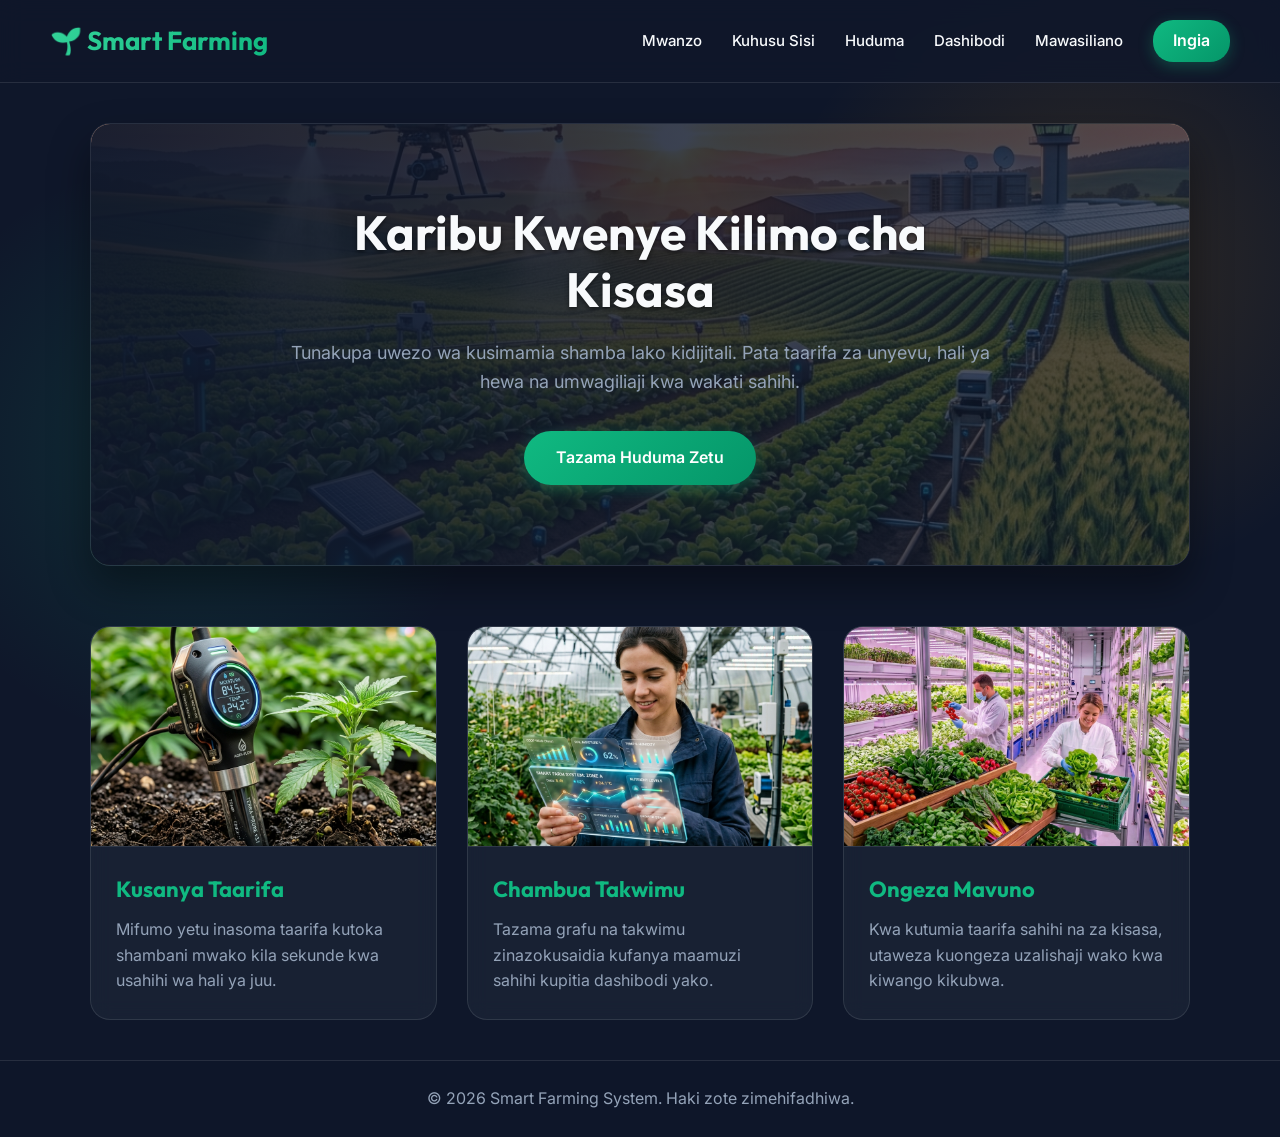
<file: index.html>
<!DOCTYPE html>
<html lang="sw">
<head>
    <meta charset="UTF-8">
    <meta name="viewport" content="width=device-width, initial-scale=1.0">
    <title>Smart Farming | Mwanzo</title>
    <!-- Kuunganisha faili la CSS -->
    <link rel="stylesheet" href="style.css">
</head>
<body>

    <!-- Sehemu ya juu inayoonyesha jina na menyu (Header) -->
    <header>
        <h1>🌱 Smart Farming</h1>
        <nav>
            <ul>
                <li><a href="index.html">Mwanzo</a></li>
                <li><a href="kuhusu.html">Kuhusu Sisi</a></li>
                <li><a href="huduma.html">Huduma</a></li>
                <li><a href="dashibodi.html">Dashibodi</a></li>
                <li><a href="mawasiliano.html">Mawasiliano</a></li>
                <li><a href="ingia.html" class="btn">Ingia</a></li>
            </ul>
        </nav>
    </header>

    <!-- Sehemu kuu ya maudhui -->
    <main>
        <div class="hero">
            <img src="images/hero.png" alt="Smart Farm Landscape" class="hero-bg">
            <div class="hero-overlay"></div>
            <div class="hero-content">
                <h2>Karibu Kwenye Kilimo cha Kisasa</h2>
                <p>Tunakupa uwezo wa kusimamia shamba lako kidijitali. Pata taarifa za unyevu, hali ya hewa na umwagiliaji kwa wakati sahihi.</p>
                <a href="huduma.html" class="btn">Tazama Huduma Zetu</a>
            </div>
        </div>
        
        <div class="grid-container">
            <div class="card">
                <div class="img-container">
                    <img src="images/sensor.png" alt="IoT Sensor in Soil" class="card-img">
                </div>
                <div class="card-content">
                    <h3>Kusanya Taarifa</h3>
                    <p>Mifumo yetu inasoma taarifa kutoka shambani mwako kila sekunde kwa usahihi wa hali ya juu.</p>
                </div>
            </div>
            <div class="card">
                <div class="img-container">
                    <img src="images/data.png" alt="Data Analytics on Tablet" class="card-img">
                </div>
                <div class="card-content">
                    <h3>Chambua Takwimu</h3>
                    <p>Tazama grafu na takwimu zinazokusaidia kufanya maamuzi sahihi kupitia dashibodi yako.</p>
                </div>
            </div>
            <div class="card">
                <div class="img-container">
                    <img src="images/harvest.png" alt="Fresh Harvest" class="card-img">
                </div>
                <div class="card-content">
                    <h3>Ongeza Mavuno</h3>
                    <p>Kwa kutumia taarifa sahihi na za kisasa, utaweza kuongeza uzalishaji wako kwa kiwango kikubwa.</p>
                </div>
            </div>
        </div>
    </main>

    <!-- Sehemu ya chini kabisa (Footer) -->
    <footer>
        <p>&copy; 2026 Smart Farming System. Haki zote zimehifadhiwa.</p>
    </footer>

</body>
</html>
</file>
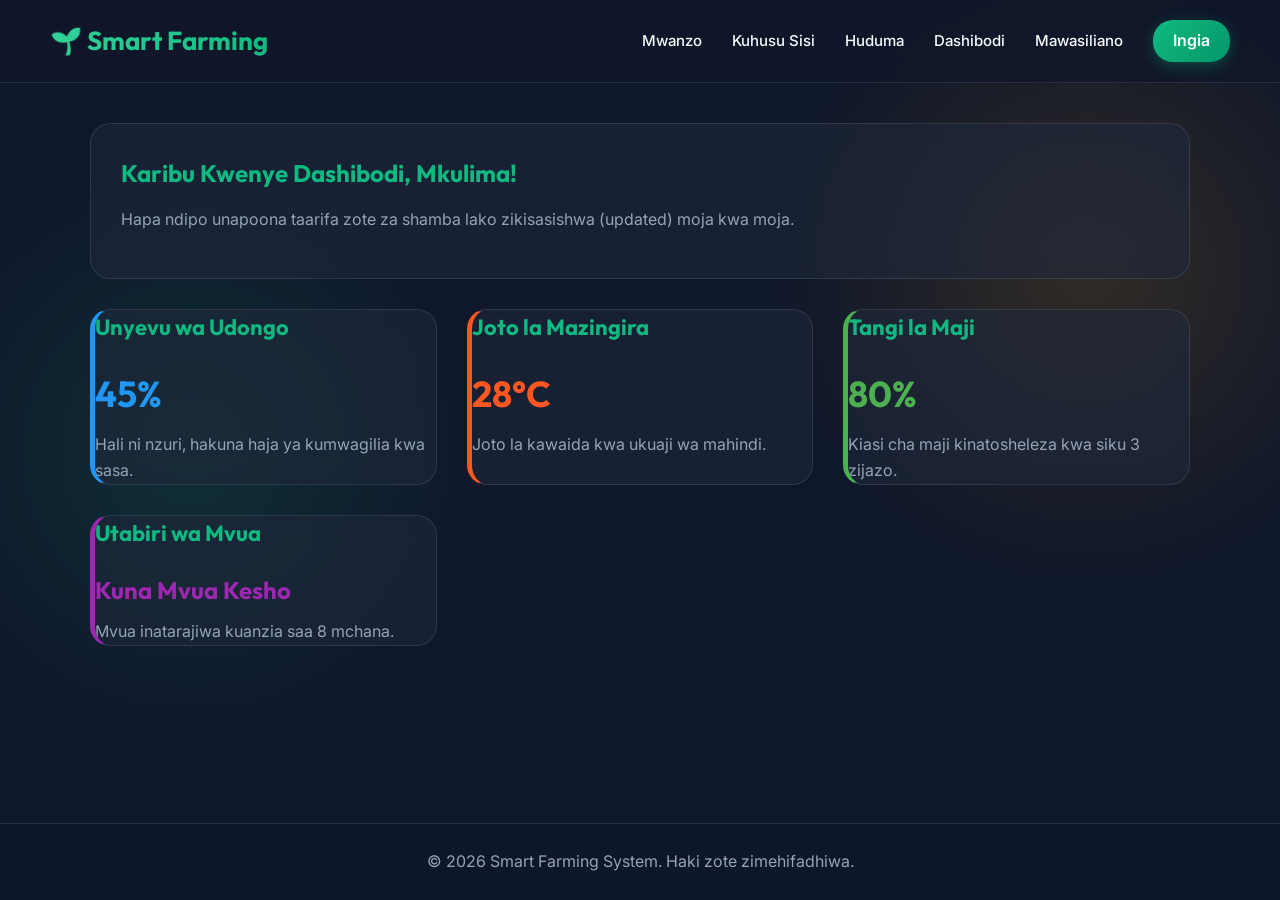
<file: dashibodi.html>
<!DOCTYPE html>
<html lang="sw">
<head>
    <meta charset="UTF-8">
    <meta name="viewport" content="width=device-width, initial-scale=1.0">
    <title>Smart Farming | Dashibodi</title>
    <link rel="stylesheet" href="style.css">
</head>
<body>

    <header>
        <h1>🌱 Smart Farming</h1>
        <nav>
            <ul>
                <li><a href="index.html">Mwanzo</a></li>
                <li><a href="kuhusu.html">Kuhusu Sisi</a></li>
                <li><a href="huduma.html">Huduma</a></li>
                <li><a href="dashibodi.html">Dashibodi</a></li>
                <li><a href="mawasiliano.html">Mawasiliano</a></li>
                <li><a href="ingia.html" class="btn">Ingia</a></li>
            </ul>
        </nav>
    </header>

    <main>
        <div class="info-section">
            <h2>Karibu Kwenye Dashibodi, Mkulima!</h2>
            <p>Hapa ndipo unapoona taarifa zote za shamba lako zikisasishwa (updated) moja kwa moja.</p>
        </div>

        <div class="grid-container">
            <!-- Kadi ya Unyevu -->
            <div class="card" style="border-left: 5px solid #2196F3;">
                <h3>Unyevu wa Udongo</h3>
                <h2 style="font-size: 36px; color: #2196F3; margin: 10px 0;">45%</h2>
                <p>Hali ni nzuri, hakuna haja ya kumwagilia kwa sasa.</p>
            </div>
            
            <!-- Kadi ya Joto -->
            <div class="card" style="border-left: 5px solid #FF5722;">
                <h3>Joto la Mazingira</h3>
                <h2 style="font-size: 36px; color: #FF5722; margin: 10px 0;">28°C</h2>
                <p>Joto la kawaida kwa ukuaji wa mahindi.</p>
            </div>
            
            <!-- Kadi ya Maji -->
            <div class="card" style="border-left: 5px solid #4CAF50;">
                <h3>Tangi la Maji</h3>
                <h2 style="font-size: 36px; color: #4CAF50; margin: 10px 0;">80%</h2>
                <p>Kiasi cha maji kinatosheleza kwa siku 3 zijazo.</p>
            </div>
            
            <!-- Kadi ya Mvua -->
            <div class="card" style="border-left: 5px solid #9C27B0;">
                <h3>Utabiri wa Mvua</h3>
                <h2 style="font-size: 24px; color: #9C27B0; margin: 10px 0;">Kuna Mvua Kesho</h2>
                <p>Mvua inatarajiwa kuanzia saa 8 mchana.</p>
            </div>
        </div>
    </main>

    <footer>
        <p>&copy; 2026 Smart Farming System. Haki zote zimehifadhiwa.</p>
    </footer>

</body>
</html>
</file>
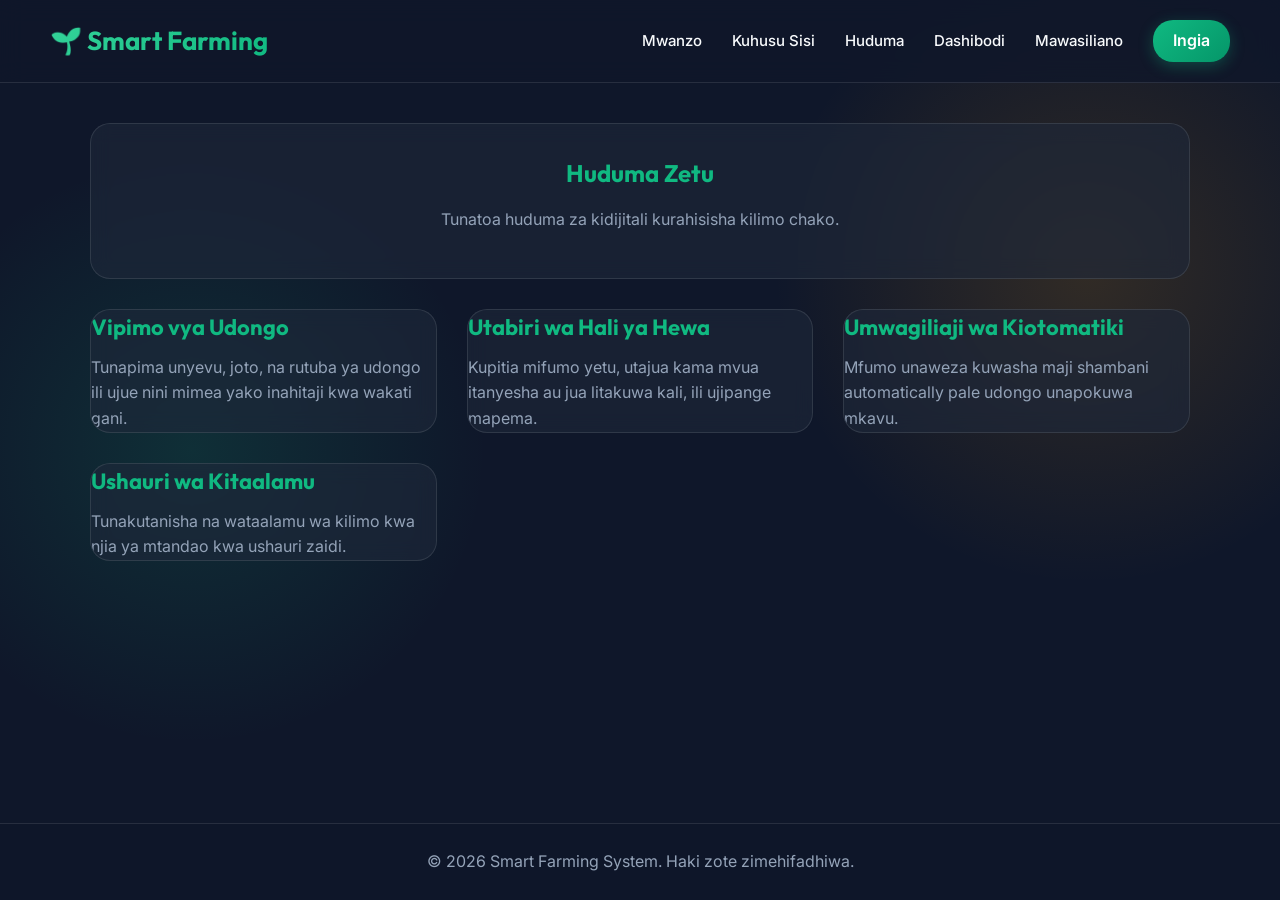
<file: huduma.html>
<!DOCTYPE html>
<html lang="sw">
<head>
    <meta charset="UTF-8">
    <meta name="viewport" content="width=device-width, initial-scale=1.0">
    <title>Smart Farming | Huduma</title>
    <link rel="stylesheet" href="style.css">
</head>
<body>

    <header>
        <h1>🌱 Smart Farming</h1>
        <nav>
            <ul>
                <li><a href="index.html">Mwanzo</a></li>
                <li><a href="kuhusu.html">Kuhusu Sisi</a></li>
                <li><a href="huduma.html">Huduma</a></li>
                <li><a href="dashibodi.html">Dashibodi</a></li>
                <li><a href="mawasiliano.html">Mawasiliano</a></li>
                <li><a href="ingia.html" class="btn">Ingia</a></li>
            </ul>
        </nav>
    </header>

    <main>
        <div class="info-section" style="text-align: center;">
            <h2>Huduma Zetu</h2>
            <p>Tunatoa huduma za kidijitali kurahisisha kilimo chako.</p>
        </div>

        <div class="grid-container">
            <div class="card">
                <h3>Vipimo vya Udongo</h3>
                <p>Tunapima unyevu, joto, na rutuba ya udongo ili ujue nini mimea yako inahitaji kwa wakati gani.</p>
            </div>
            <div class="card">
                <h3>Utabiri wa Hali ya Hewa</h3>
                <p>Kupitia mifumo yetu, utajua kama mvua itanyesha au jua litakuwa kali, ili ujipange mapema.</p>
            </div>
            <div class="card">
                <h3>Umwagiliaji wa Kiotomatiki</h3>
                <p>Mfumo unaweza kuwasha maji shambani automatically pale udongo unapokuwa mkavu.</p>
            </div>
            <div class="card">
                <h3>Ushauri wa Kitaalamu</h3>
                <p>Tunakutanisha na wataalamu wa kilimo kwa njia ya mtandao kwa ushauri zaidi.</p>
            </div>
        </div>
    </main>

    <footer>
        <p>&copy; 2026 Smart Farming System. Haki zote zimehifadhiwa.</p>
    </footer>

</body>
</html>
</file>
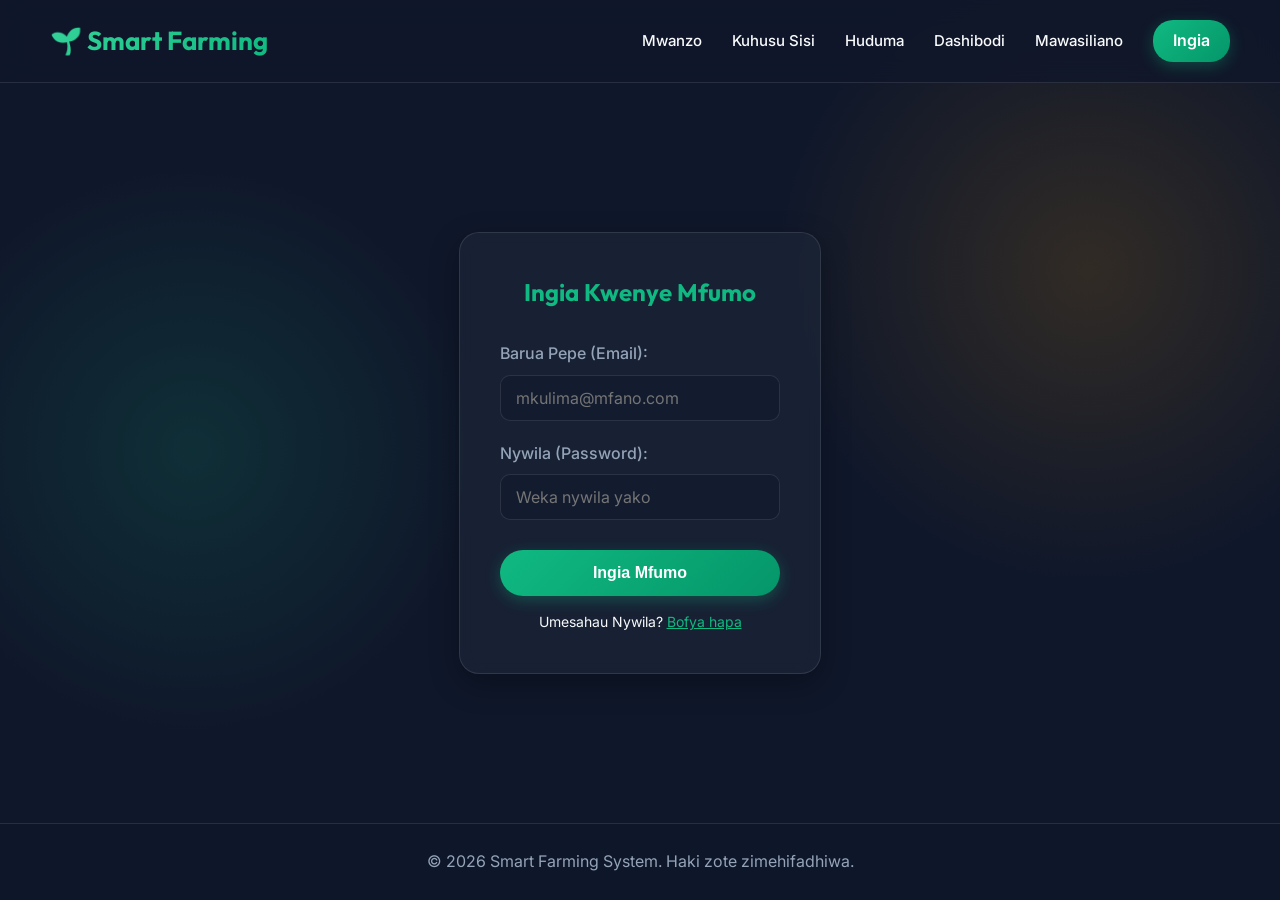
<file: ingia.html>
<!DOCTYPE html>
<html lang="sw">
<head>
    <meta charset="UTF-8">
    <meta name="viewport" content="width=device-width, initial-scale=1.0">
    <title>Smart Farming | Ingia</title>
    <link rel="stylesheet" href="style.css">
</head>
<body>

    <header>
        <h1>🌱 Smart Farming</h1>
        <nav>
            <ul>
                <li><a href="index.html">Mwanzo</a></li>
                <li><a href="kuhusu.html">Kuhusu Sisi</a></li>
                <li><a href="huduma.html">Huduma</a></li>
                <li><a href="dashibodi.html">Dashibodi</a></li>
                <li><a href="mawasiliano.html">Mawasiliano</a></li>
                <li><a href="ingia.html" class="btn">Ingia</a></li>
            </ul>
        </nav>
    </header>

    <main style="display: flex; align-items: center; justify-content: center; min-height: 70vh;">
        <div class="form-container">
            <h2>Ingia Kwenye Mfumo</h2>
            
            <form action="dashibodi.html" method="get">
                <div class="form-group">
                    <label for="barua">Barua Pepe (Email):</label>
                    <input type="email" id="barua" name="barua" placeholder="mkulima@mfano.com" required>
                </div>
                
                <div class="form-group">
                    <label for="nywila">Nywila (Password):</label>
                    <input type="password" id="nywila" name="nywila" placeholder="Weka nywila yako" required>
                </div>
                
                <button type="submit" class="btn" style="width: 100%; margin-top: 10px;">Ingia Mfumo</button>
                
                <p style="text-align: center; margin-top: 15px; font-size: 14px;">
                    Umesahau Nywila? <a href="#" style="color: var(--primary-color);">Bofya hapa</a>
                </p>
            </form>
        </div>
    </main>

    <footer>
        <p>&copy; 2026 Smart Farming System. Haki zote zimehifadhiwa.</p>
    </footer>

</body>
</html>
</file>
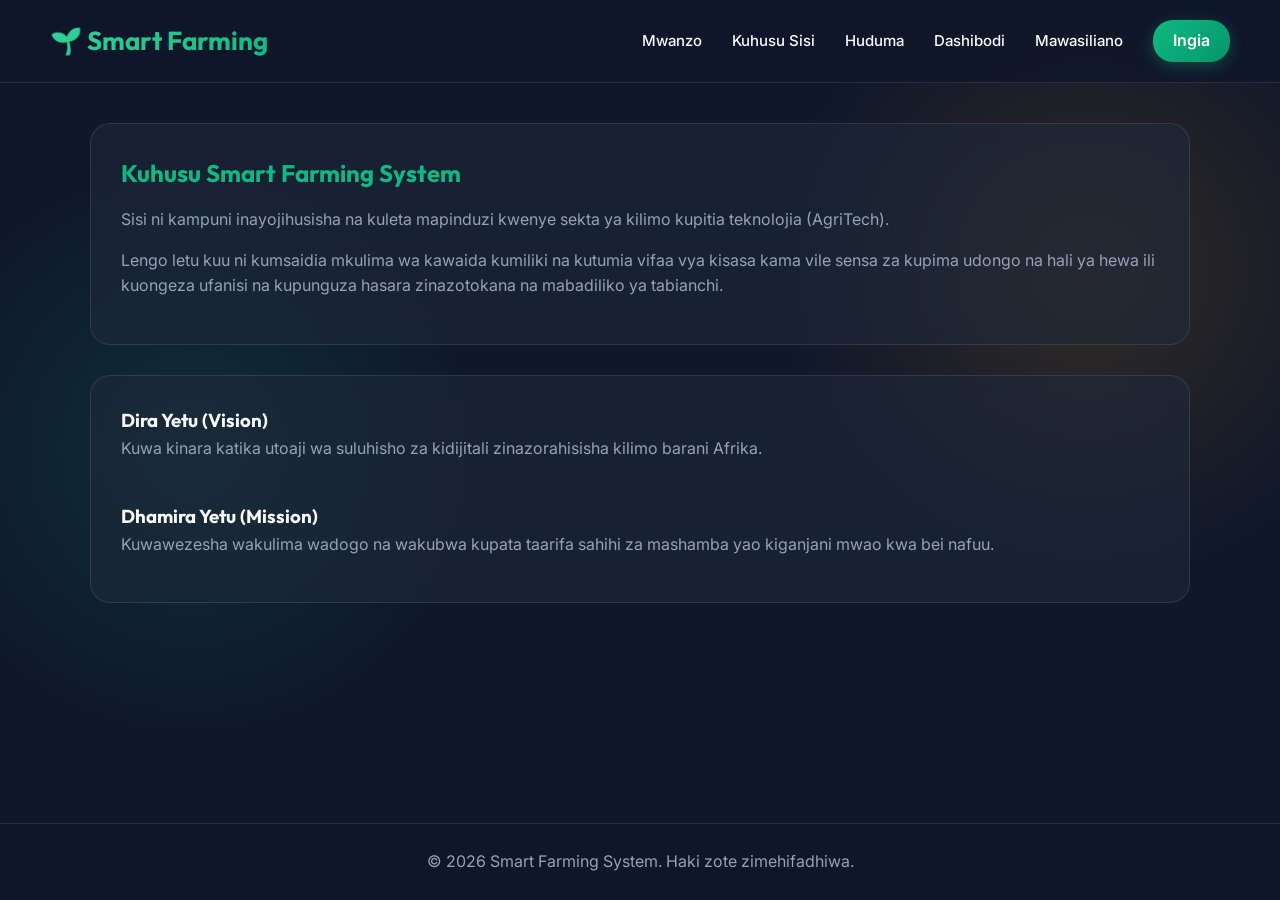
<file: kuhusu.html>
<!DOCTYPE html>
<html lang="sw">
<head>
    <meta charset="UTF-8">
    <meta name="viewport" content="width=device-width, initial-scale=1.0">
    <title>Smart Farming | Kuhusu Sisi</title>
    <link rel="stylesheet" href="style.css">
</head>
<body>

    <header>
        <h1>🌱 Smart Farming</h1>
        <nav>
            <ul>
                <li><a href="index.html">Mwanzo</a></li>
                <li><a href="kuhusu.html">Kuhusu Sisi</a></li>
                <li><a href="huduma.html">Huduma</a></li>
                <li><a href="dashibodi.html">Dashibodi</a></li>
                <li><a href="mawasiliano.html">Mawasiliano</a></li>
                <li><a href="ingia.html" class="btn">Ingia</a></li>
            </ul>
        </nav>
    </header>

    <main>
        <div class="info-section">
            <h2>Kuhusu Smart Farming System</h2>
            <p>Sisi ni kampuni inayojihusisha na kuleta mapinduzi kwenye sekta ya kilimo kupitia teknolojia (AgriTech).</p>
            <p>Lengo letu kuu ni kumsaidia mkulima wa kawaida kumiliki na kutumia vifaa vya kisasa kama vile sensa za kupima udongo na hali ya hewa ili kuongeza ufanisi na kupunguza hasara zinazotokana na mabadiliko ya tabianchi.</p>
        </div>

        <div class="info-section">
            <h3>Dira Yetu (Vision)</h3>
            <p>Kuwa kinara katika utoaji wa suluhisho za kidijitali zinazorahisisha kilimo barani Afrika.</p>
            <br>
            <h3>Dhamira Yetu (Mission)</h3>
            <p>Kuwawezesha wakulima wadogo na wakubwa kupata taarifa sahihi za mashamba yao kiganjani mwao kwa bei nafuu.</p>
        </div>
    </main>

    <footer>
        <p>&copy; 2026 Smart Farming System. Haki zote zimehifadhiwa.</p>
    </footer>

</body>
</html>
</file>
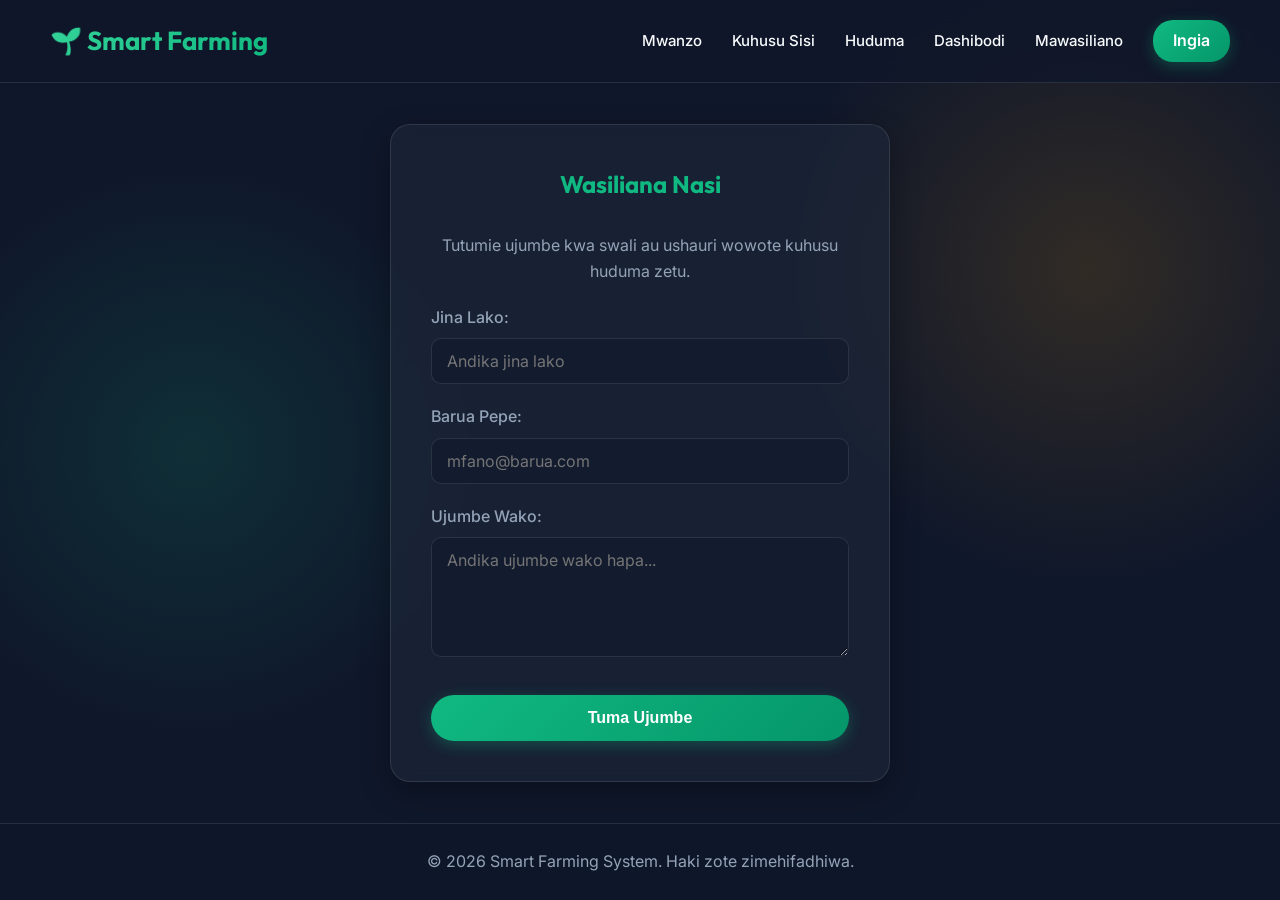
<file: mawasiliano.html>
<!DOCTYPE html>
<html lang="sw">
<head>
    <meta charset="UTF-8">
    <meta name="viewport" content="width=device-width, initial-scale=1.0">
    <title>Smart Farming | Mawasiliano</title>
    <link rel="stylesheet" href="style.css">
</head>
<body>

    <header>
        <h1>🌱 Smart Farming</h1>
        <nav>
            <ul>
                <li><a href="index.html">Mwanzo</a></li>
                <li><a href="kuhusu.html">Kuhusu Sisi</a></li>
                <li><a href="huduma.html">Huduma</a></li>
                <li><a href="dashibodi.html">Dashibodi</a></li>
                <li><a href="mawasiliano.html">Mawasiliano</a></li>
                <li><a href="ingia.html" class="btn">Ingia</a></li>
            </ul>
        </nav>
    </header>

    <main style="display: flex; align-items: center; justify-content: center; min-height: 70vh;">
        <div class="form-container">
            <h2>Wasiliana Nasi</h2>
            <p style="text-align: center; margin-bottom: 20px; color: var(--text-muted);">Tutumie ujumbe kwa swali au ushauri wowote kuhusu huduma zetu.</p>
            
            <form action="#" method="post">
                <div class="form-group">
                    <label for="jina">Jina Lako:</label>
                    <input type="text" id="jina" name="jina" placeholder="Andika jina lako" required>
                </div>
                
                <div class="form-group">
                    <label for="barua">Barua Pepe:</label>
                    <input type="email" id="barua" name="barua" placeholder="mfano@barua.com" required>
                </div>

                <div class="form-group">
                    <label for="ujumbe">Ujumbe Wako:</label>
                    <textarea id="ujumbe" name="ujumbe" placeholder="Andika ujumbe wako hapa..." required></textarea>
                </div>
                
                <button type="submit" class="btn" style="width: 100%; margin-top: 10px;">Tuma Ujumbe</button>
            </form>
        </div>
    </main>

    <footer>
        <p>&copy; 2026 Smart Farming System. Haki zote zimehifadhiwa.</p>
    </footer>

</body>
</html>
</file>
<file: style.css>
@import url('https://fonts.googleapis.com/css2?family=Inter:wght@300;400;500;600;700&family=Outfit:wght@500;600;700&display=swap');

* {
    margin: 0;
    padding: 0;
    box-sizing: border-box;
}

:root {
    --primary-color: #10b981; /* Emerald green */
    --primary-dark: #059669;
    --secondary-color: #f59e0b; /* Amber */
    --background-color: #0f172a; /* Slate 900 for modern dark theme */
    --text-color: #f8fafc; /* Slate 50 */
    --text-muted: #94a3b8; /* Slate 400 */
    --card-bg: rgba(30, 41, 59, 0.6); /* Slate 800 with opacity for glassmorphism */
    --glass-border: rgba(255, 255, 255, 0.1);
}

body {
    background-color: var(--background-color);
    color: var(--text-color);
    font-family: 'Inter', sans-serif;
    line-height: 1.6;
    display: flex;
    flex-direction: column;
    min-height: 100vh;
    background-image: radial-gradient(circle at 15% 50%, rgba(16, 185, 129, 0.15), transparent 25%),
                      radial-gradient(circle at 85% 30%, rgba(245, 158, 11, 0.15), transparent 25%);
    background-attachment: fixed;
}

h1, h2, h3, h4, h5, h6 {
    font-family: 'Outfit', sans-serif;
}

/* Header / Navigation */
header {
    background: rgba(15, 23, 42, 0.8);
    backdrop-filter: blur(12px);
    -webkit-backdrop-filter: blur(12px);
    border-bottom: 1px solid var(--glass-border);
    padding: 20px 50px;
    display: flex;
    justify-content: space-between;
    align-items: center;
    position: sticky;
    top: 0;
    z-index: 100;
}

header h1 {
    font-size: 26px;
    font-weight: 700;
    background: linear-gradient(135deg, #34d399, #10b981);
    -webkit-background-clip: text;
    -webkit-text-fill-color: transparent;
    display: flex;
    align-items: center;
    gap: 8px;
}

nav ul {
    list-style: none;
    display: flex;
    gap: 30px;
    align-items: center;
}

nav ul li a {
    color: var(--text-color);
    text-decoration: none;
    font-size: 15px;
    font-weight: 500;
    transition: all 0.3s ease;
}

nav ul li a:hover {
    color: var(--primary-color);
    text-shadow: 0 0 10px rgba(16, 185, 129, 0.4);
}

nav ul li a.btn {
    background: linear-gradient(135deg, var(--primary-color), var(--primary-dark));
    color: white;
    padding: 8px 20px;
    border-radius: 20px;
    box-shadow: 0 4px 15px rgba(16, 185, 129, 0.3);
    margin-top: 0 !important;
}

nav ul li a.btn:hover {
    transform: translateY(-2px);
    box-shadow: 0 6px 20px rgba(16, 185, 129, 0.5);
    color: white;
}

/* Main Content */
main {
    flex: 1;
    padding: 40px 50px;
    max-width: 1200px;
    margin: 0 auto;
    width: 100%;
}

/* Hero Section */
.hero {
    position: relative;
    border-radius: 20px;
    overflow: hidden;
    padding: 80px 40px;
    text-align: center;
    box-shadow: 0 20px 40px rgba(0, 0, 0, 0.4);
    margin-bottom: 60px;
    border: 1px solid var(--glass-border);
    display: flex;
    align-items: center;
    justify-content: center;
    min-height: 400px;
}

.hero-bg {
    position: absolute;
    top: 0;
    left: 0;
    width: 100%;
    height: 100%;
    object-fit: cover;
    z-index: -2;
}

.hero-overlay {
    position: absolute;
    top: 0;
    left: 0;
    width: 100%;
    height: 100%;
    background: linear-gradient(to right, rgba(15, 23, 42, 0.95), rgba(15, 23, 42, 0.7));
    z-index: -1;
}

.hero-content {
    max-width: 700px;
    margin: 0 auto;
    z-index: 1;
}

.hero h2 {
    font-size: 48px;
    margin-bottom: 20px;
    text-shadow: 0 2px 4px rgba(0,0,0,0.5);
    line-height: 1.2;
}

.hero p {
    font-size: 18px;
    color: var(--text-muted);
    margin-bottom: 35px;
}

/* Buttons */
.btn {
    display: inline-block;
    background: linear-gradient(135deg, var(--primary-color), var(--primary-dark));
    color: white;
    padding: 14px 32px;
    text-decoration: none;
    border-radius: 30px;
    font-weight: 600;
    font-size: 16px;
    transition: all 0.3s ease;
    border: none;
    cursor: pointer;
    box-shadow: 0 4px 15px rgba(16, 185, 129, 0.3);
}

.btn:hover {
    transform: translateY(-3px);
    box-shadow: 0 8px 25px rgba(16, 185, 129, 0.4);
}

/* Cards Grid */
.grid-container {
    display: grid;
    grid-template-columns: repeat(auto-fit, minmax(300px, 1fr));
    gap: 30px;
}

.card {
    background: var(--card-bg);
    backdrop-filter: blur(10px);
    -webkit-backdrop-filter: blur(10px);
    border: 1px solid var(--glass-border);
    border-radius: 20px;
    overflow: hidden;
    transition: all 0.4s ease;
    position: relative;
    display: flex;
    flex-direction: column;
}

.card:hover {
    transform: translateY(-10px);
    box-shadow: 0 15px 30px rgba(0, 0, 0, 0.4), 0 0 15px rgba(16, 185, 129, 0.2);
    border-color: rgba(16, 185, 129, 0.3);
}

.img-container {
    width: 100%;
    height: 220px;
    overflow: hidden;
}

.card-img {
    width: 100%;
    height: 100%;
    object-fit: cover;
    border-bottom: 1px solid var(--glass-border);
    transition: transform 0.6s ease;
}

.card:hover .card-img {
    transform: scale(1.08);
}

.card-content {
    padding: 25px;
    flex: 1;
}

.card h3 {
    color: var(--primary-color);
    margin-bottom: 10px;
    font-size: 22px;
}

.card p {
    color: var(--text-muted);
}

/* Forms Container */
.form-container {
    background: var(--card-bg);
    backdrop-filter: blur(10px);
    -webkit-backdrop-filter: blur(10px);
    border: 1px solid var(--glass-border);
    padding: 40px;
    border-radius: 20px;
    box-shadow: 0 10px 30px rgba(0, 0, 0, 0.3);
    max-width: 500px;
    margin: 0 auto;
}

.form-container h2 {
    text-align: center;
    margin-bottom: 30px;
    color: var(--primary-color);
}

.form-group {
    margin-bottom: 20px;
}

.form-group label {
    display: block;
    margin-bottom: 8px;
    font-weight: 500;
    color: var(--text-muted);
}

.form-group input, 
.form-group textarea {
    width: 100%;
    padding: 12px 15px;
    background: rgba(15, 23, 42, 0.5);
    border: 1px solid rgba(255, 255, 255, 0.1);
    border-radius: 10px;
    color: var(--text-color);
    font-size: 16px;
    transition: all 0.3s ease;
    font-family: 'Inter', sans-serif;
}

.form-group input:focus, 
.form-group textarea:focus {
    outline: none;
    border-color: var(--primary-color);
    box-shadow: 0 0 10px rgba(16, 185, 129, 0.2);
}

.form-group textarea {
    resize: vertical;
    min-height: 120px;
}

/* Specific to Dashboard/About */
.info-section {
    background: var(--card-bg);
    backdrop-filter: blur(10px);
    border: 1px solid var(--glass-border);
    padding: 30px;
    border-radius: 20px;
    margin-bottom: 30px;
}

.info-section h2 {
    color: var(--primary-color);
    margin-bottom: 15px;
}

.info-section p {
    color: var(--text-muted);
    margin-bottom: 15px;
}

/* Footer */
footer {
    background: rgba(15, 23, 42, 0.9);
    border-top: 1px solid var(--glass-border);
    color: var(--text-muted);
    text-align: center;
    padding: 25px 0;
    margin-top: auto;
}

/* Responsive */
@media (max-width: 768px) {
    header {
        flex-direction: column;
        gap: 15px;
        padding: 15px 20px;
    }
    
    nav ul {
        flex-wrap: wrap;
        justify-content: center;
        gap: 15px;
    }
    
    .hero {
        padding: 60px 20px;
    }
    
    .hero h2 {
        font-size: 32px;
    }
}
</file>
